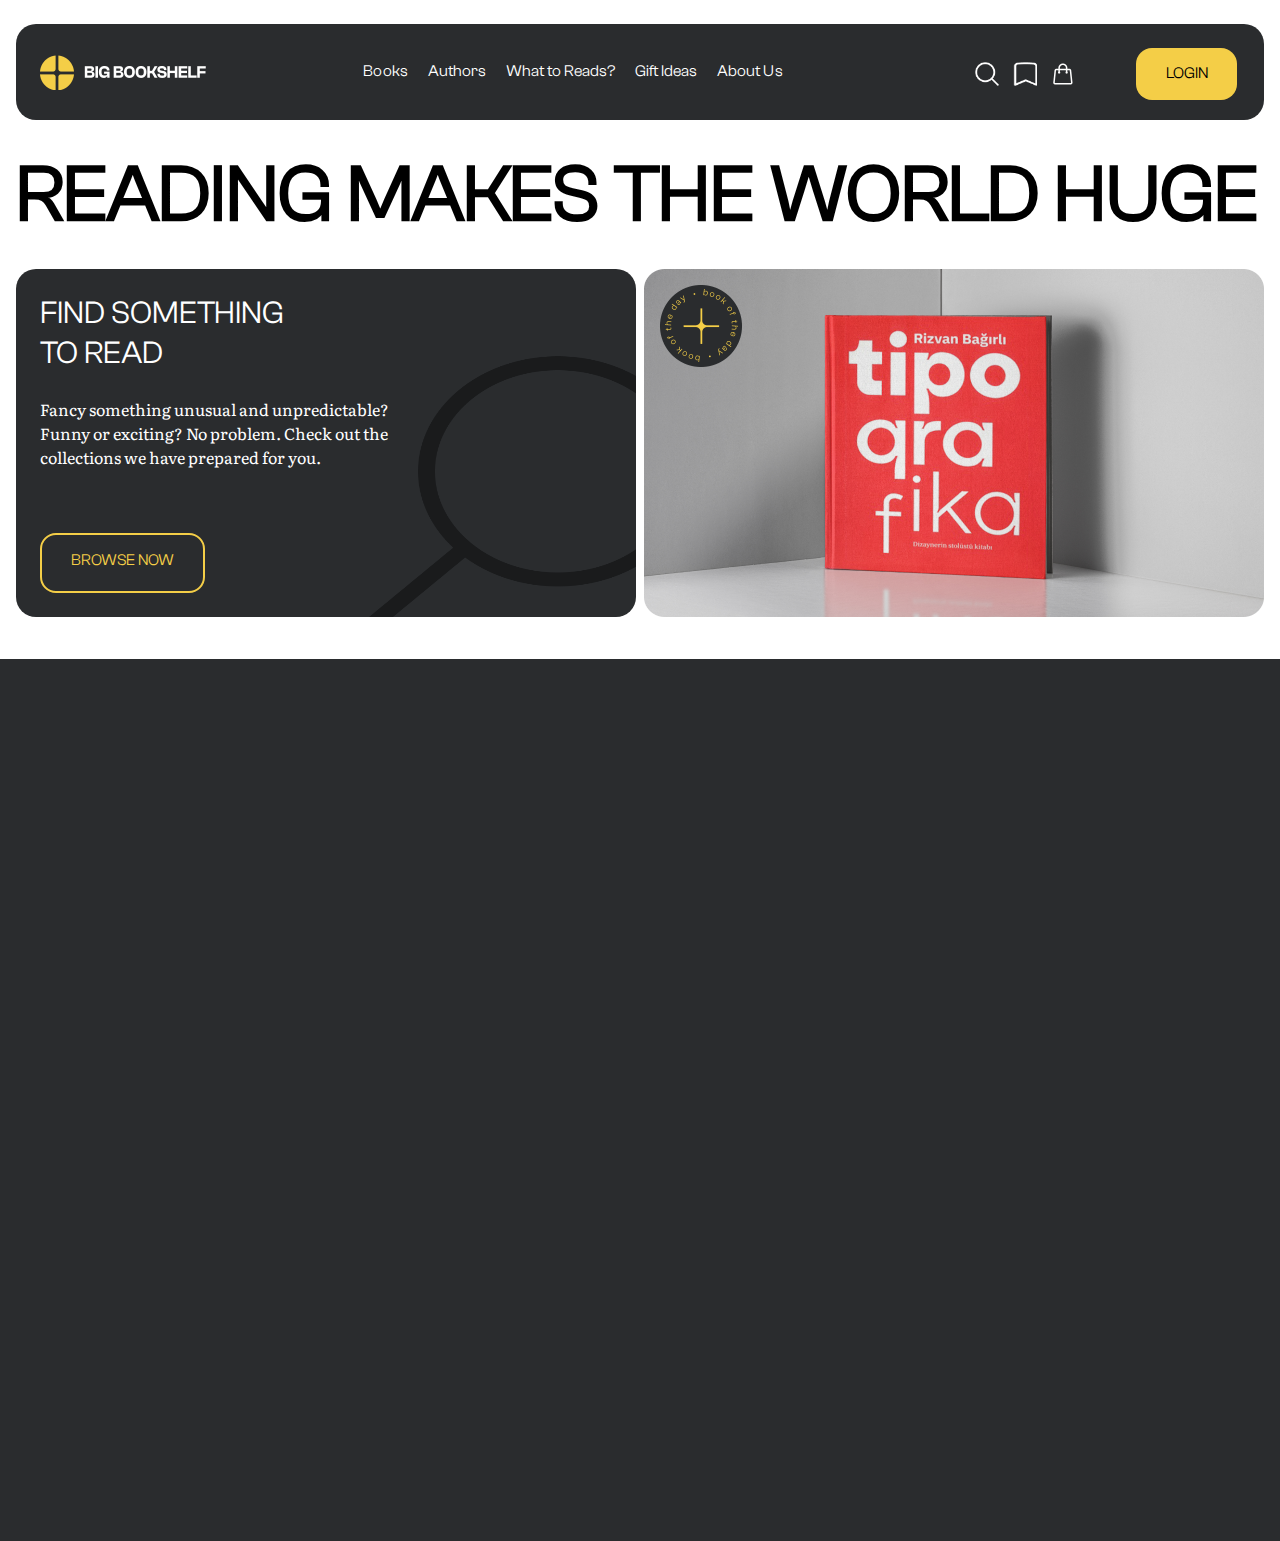
<file: index.html>
<!DOCTYPE html>
<html lang="en">
  <head>
    <meta charset="utf-8" />
    <meta name="viewport" content="width=device-width" initial-scale=1.0/>
    
    <title>Home</title>

    <link rel="stylesheet" href="bigbookshelf.css" />

  </head>
  <body>
    <section class="header">
      <div class="box-logo">
        <img src="./asset/logo/bigbookshelf logo.png" alt="bigbookshelf-logo">
      </div>
    
      <div class="nav-header">
        <a class="active" href="./product.html">Books</a>
        <a class="active">Authors</a>  
        <a class="active">What to Reads?</a>  
        <a class="active">Gift Ideas</a>
        <a class="active">About Us</a>
      </div>
    
      <div class="box-right">
        <div class="icon">
            <img src="./asset/logo/icon-search.png" alt="search">
            <img src="./asset/logo/icon-intersect.png" alt="intersect">
            <img src="./asset/logo/icon-cart.png" alt="cart">
        </div>
        <div class="button-login">LOGIN</div>
      </div>
    </section>

    <!-- READING MAKES THE WORLDE HUGE< -->
    <section class="container1">
    <h1>reading makes the world huge</h1>
    <div class="container1-1">
      <div class="container1-box1">
        <h4>FIND SOMETHING <br>TO READ</h4>
        <p>Fancy something unusual and unpredictable? Funny or exciting? No problem. Check out the collections we have prepared for you.</p>
        <div class="button-browse">browse now</div>
        <div class="icon-search">
          <img src="./asset/logo/icon-search-grey.png" alt="search">
        </div>
      </div>
      <div class="container1-box2">
        <img class="image1" src="./asset/logo/book-of-the-day.png" alt="">
        <img class="image2" src="./asset/logo/logo-book-of-the-day.png" alt="">
      </div>
    </div>
    </section>

    <!-- BESTSELLER -->
    <section class="container2">
      <div class="container2-1"></div>
    </section>
  </body>
    
</html>
</file>
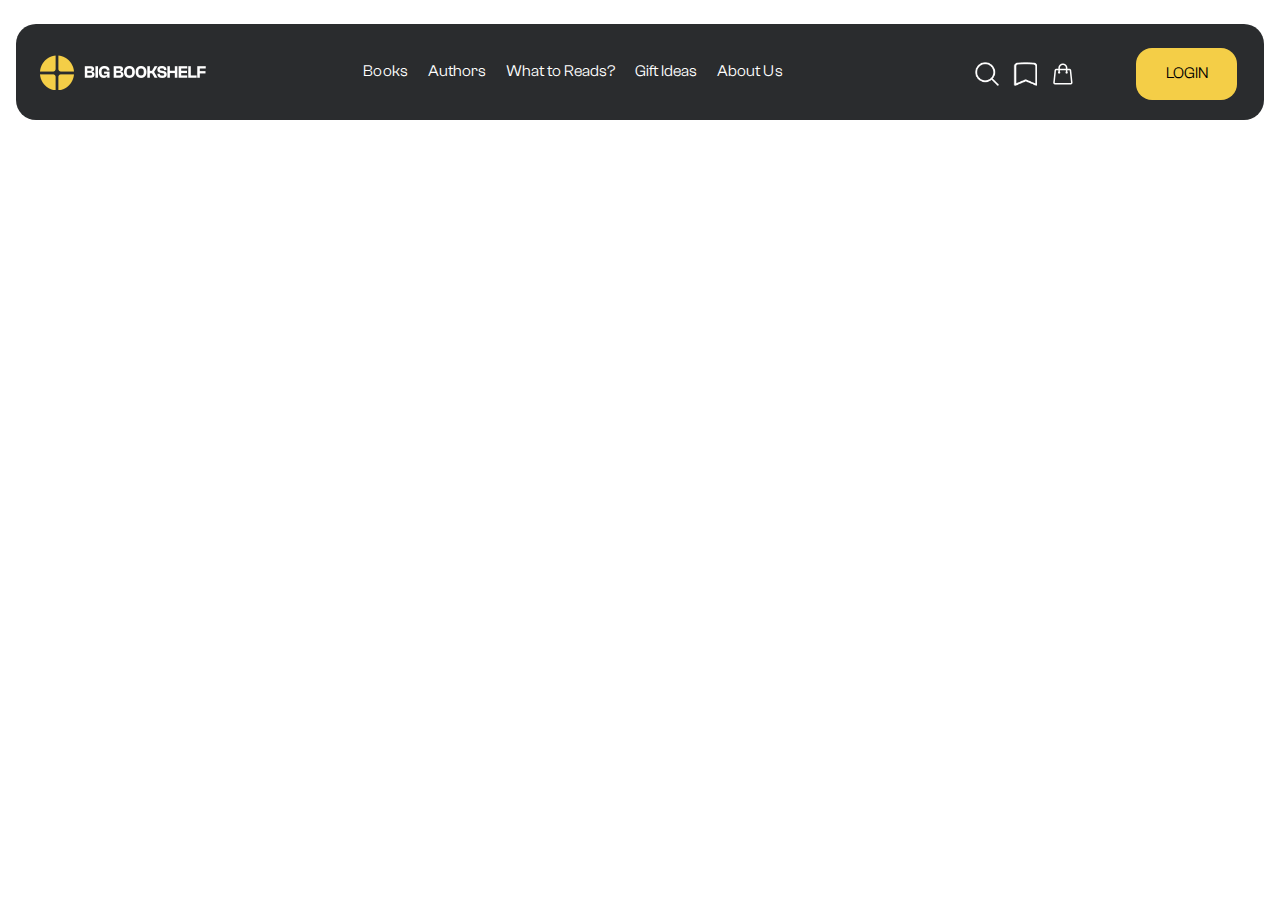
<file: product.html>
<!DOCTYPE html>
<html lang="en">
  <head>
    <meta charset="utf-8" />
    <meta name="viewport" content="width=device-width" initial-scale=1.0/>
    
    <title>Product Page</title>

    <link rel="stylesheet" href="bigbookshelf.css" />

  </head>
  <body>
    <section class="header">
      <div class="box-logo">
        <!-- <a href="./index.html"> -->
        <img src="./asset/logo/bigbookshelf logo.png" alt="bigbookshelf-logo">
        </a>
      </div>
    
      <div class="nav-header">
        <a class="active">Books</a>
        <a class="active">Authors</a>  
        <a class="active">What to Reads?</a>  
        <a class="active">Gift Ideas</a>
        <a class="active">About Us</a>
      </div>
    
      <div class="box-right">
        <div class="icon">
            <img src="./asset/logo/icon-search.png" alt="search">
            <img src="./asset/logo/icon-intersect.png" alt="intersect">
            <img src="./asset/logo/icon-cart.png" alt="cart">
        </div>
        <div class="button-login">LOGIN</div>
      </div>
    </section>
  </body>

</html>
</file>
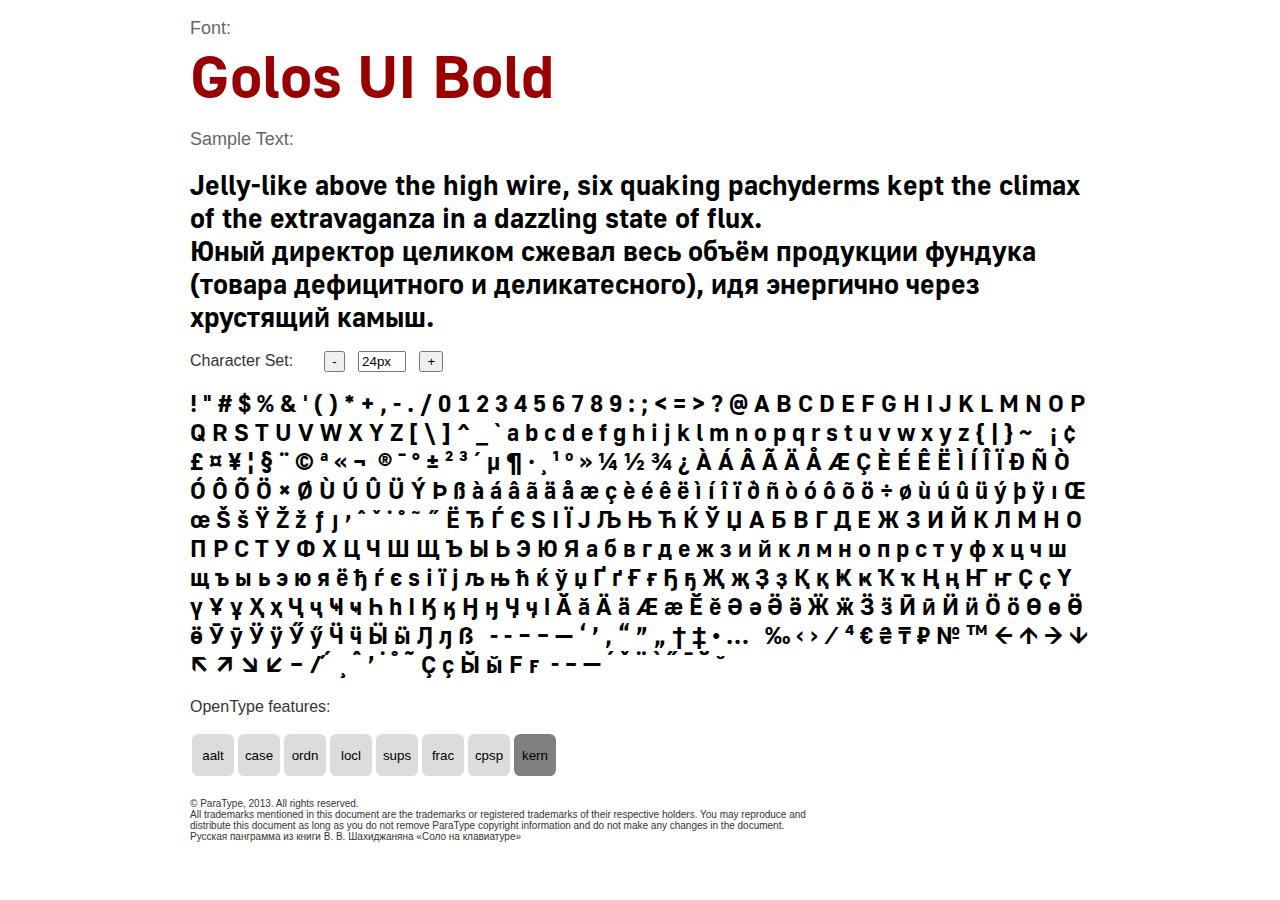
<file: asset/font/Golos UI/Golos UI_Bold/Golos UI_Bold/Golos UI_Bold.html>
<!DOCTYPE html PUBLIC "-//W3C//DTD XHTML 1.0 Strict//EN"
	"http://www.w3.org/TR/xhtml1/DTD/xhtml1-strict.dtd">

<html xmlns="http://www.w3.org/1999/xhtml" xml:lang="en" lang="en">
<head>
	<meta http-equiv="Content-Type" content="text/html; charset=utf-8"/>
	<meta http-equiv="X-UA-Compatible" content="IE=Edge" />
  
<!--
These webfonts were purchased at www.ParaType.com
You can purchase them too. Please don't steal them.

Please don't remove this notice. Thanks.
-->	
	<title>Font Face Demo</title>
	<link rel="stylesheet" href="Golos%20UI_Bold.css" type="text/css" charset="utf-8">
	<style type="text/css" media="screen">
		body {font-family: Helvetica, Arial, sans-serif; color:#333333;}
		.GolosUIWebBold {
			font-family: 'GolosUIWebBold';
			font-weight: normal;
			font-style: normal;
			color:#000000;
		}

		.caption {
			font-size: 18px;
			color:#666666;
		}
		.FontName {
			font-size: 60px;
		}
		.CopyrightFont {
			font-size: 10px;
		}
		#container {
			width: 900px;
			margin-left: auto;
			margin-right: auto;
			overflow: none;
		}
		.samplebox {
			white-space:wrap;
			margin-top:10px;
			margin-bottom: 0px;
		}
		.features {
			margin-top: 20px;
			margin-bottom: 20px;
		}
		.feature {
			height: 42px;
			width: 42px;
			cursor: pointer;
			margin: 2px;
			border-radius: 15%;
			background-color: #DCDCDC;
			border: none;
		}
		.active{
			background-color: #808080;			
		}
		
		
	</style>
<script type="text/javascript">
		fsize = 24
		window.onload = function(){ active('kern')};
function less()
{
	if (fsize > 2) {	
		fsize = fsize-1;
		p = document.getElementById('sample');
		p.style.fontSize = fsize + "px";
		document.getElementById('stext').value = fsize + "px";
	}
}	

function more()
{
	if (fsize < 100) {	
		fsize = fsize+1;
		setSize ()
	}
}	

function setSize ()
{
	p = document.getElementById('sample');
	document.getElementById('sample-text').style.fontSize = "28px";
	p.style.fontSize = fsize + "px";
	document.getElementById('stext').value = fsize + "px";
}

function changeFSize()
{
	tsize = document.getElementById('stext').value;
	fsize = parseInt (tsize);
	setSize ();
	return false;
}
function active(value)
{
	const button = document.getElementById(value); 	
	const allFeatures = document.querySelectorAll(".features button");
	button.classList.toggle('active');	
	let features = "";
	for(let i = 0; i < allFeatures.length; i ++){
		features += "'" + allFeatures[i].id + "'" + " ";
		if(allFeatures[i].classList.contains("active")){
			features += "1";
		}
		else { features += "0"}
		
		if(i+1 !== allFeatures.length) {
			features += ",";	
		}
	}	
	let sample = document.getElementById('sample');
	let sampleText = document.getElementById('sample-text');
	let styles = "font-feature-settings:" + features + ";";
	sample.setAttribute("style", styles);
	sampleText.setAttribute("style", styles);	
	setSize();
}
</script>	
</head>
<body>
	<div id="container">
<p class="caption">
Font: <br>

<span class="GolosUIWebBold samplebox" style="font-size:60px; color:#990000">
Golos UI Bold</span></p>

<p class="caption">
Sample Text:</p>
<p id="sample-text" class="GolosUIWebBold samplebox" style="font-size:28px">
Jelly-like above the high wire, six quaking pachyderms kept the climax of the extravaganza in a dazzling state of flux.<br>Юный директор целиком сжевал весь объём продукции фундука (товара дефицитного и деликатесного), идя энергично через хрустящий камыш.</p>

<p class="caption">
<div>
	<div>
		<form onsubmit="return changeFSize();">
		Character Set: &nbsp;&nbsp;&nbsp;&nbsp;&nbsp; <input type="button" value="-" onClick="less()"> &nbsp;&nbsp;<input id="stext" type="text" value="24px" style="width:40px"> &nbsp;&nbsp;<input type="button" value="+" onClick="more()"></p>
		</form>
		<p id="sample" class="GolosUIWebBold samplebox" style="font-size:24px;">
			   ! " # $ % & ' ( ) * + , - . / 0 1 2 3 4 5 6 7 8 9 : ; < = > ? @ A B C D E F G H I J K L M N O P Q R S T U V W X Y Z [ \ ] ^ _ ` a b c d e f g h i j k l m n o p q r s t u v w x y z { | } ~   ¡ ¢ £ ¤ ¥ ¦ § ¨ © ª « ¬ ­ ® ¯ ° ± ² ³ ´ µ ¶ · ¸ ¹ º » ¼ ½ ¾ ¿ À Á Â Ã Ä Å Æ Ç È É Ê Ë Ì Í Î Ï Ð Ñ Ò Ó Ô Õ Ö × Ø Ù Ú Û Ü Ý Þ ß à á â ã ä å æ ç è é ê ë ì í î ï ð ñ ò ó ô õ ö ÷ ø ù ú û ü ý þ ÿ ı Œ œ Š š Ÿ Ž ž ƒ ȷ ʼ ˆ ˇ ˙ ˚ ˜ ˝ Ё Ђ Ѓ Є Ѕ І Ї Ј Љ Њ Ћ Ќ Ў Џ А Б В Г Д Е Ж З И Й К Л М Н О П Р С Т У Ф Х Ц Ч Ш Щ Ъ Ы Ь Э Ю Я а б в г д е ж з и й к л м н о п р с т у ф х ц ч ш щ ъ ы ь э ю я ё ђ ѓ є ѕ і ї ј љ њ ћ ќ ў џ Ґ ґ Ғ ғ Ҕ ҕ Җ җ Ҙ ҙ Қ қ Ҝ ҝ Ҡ ҡ Ң ң Ҥ ҥ Ҫ ҫ Ү ү Ұ ұ Ҳ ҳ Ҷ ҷ Ҹ ҹ Һ һ Ӏ Ӄ ӄ Ӈ ӈ Ӌ ӌ ӏ Ӑ ӑ Ӓ ӓ Ӕ ӕ Ӗ ӗ Ә ә Ӛ ӛ Ӝ ӝ Ӟ ӟ Ӣ ӣ Ӥ ӥ Ӧ ӧ Ө ө Ӫ ӫ Ӯ ӯ Ӱ ӱ Ӳ ӳ Ӵ ӵ Ӹ ӹ Ԓ ԓ ẞ   ‐ ‑ ‒ – — ‘ ’ ‚ “ ” „ † ‡ • …   ‰ ‹ › ⁄ ⁴ € ₴ ₸ ₽ № ™ ← ↑ → ↓ ↖ ↗ ↘ ↙ − ∕               ﻿            
		</p>
	</div>
	<div class="features">
	<p>OpenType features:</p><button id='aalt' class='feature' onclick=active('aalt') title='Access All Alternates'>aalt</button><button id='case' class='feature' onclick=active('case') title='Case-Sensitive Forms'>case</button><button id='ordn' class='feature' onclick=active('ordn') title='Ordinals'>ordn</button><button id='locl' class='feature' onclick=active('locl') title='Localized Forms'>locl</button><button id='sups' class='feature' onclick=active('sups') title='Superscript'>sups</button><button id='frac' class='feature' onclick=active('frac') title='Fractions'>frac</button><button id='cpsp' class='feature' onclick=active('cpsp') title='Capital Spacing'>cpsp</button><button id='kern' class='feature' onclick=active('kern') title='Kerning'>kern</button>
	</div>
</div>

<p class="CopyrightFont">
&#169; ParaType, 2013. All rights reserved.<br>All trademarks mentioned in this document are the trademarks or registered trademarks of their respective holders. You may reproduce and<br>distribute this document as long as you do not remove ParaType copyright information and do not make any changes in the document.<br>Русская панграмма из книги В. В. Шахиджаняна «Соло на клавиатуре»</p>	</div>

</body>
</html>
</file>
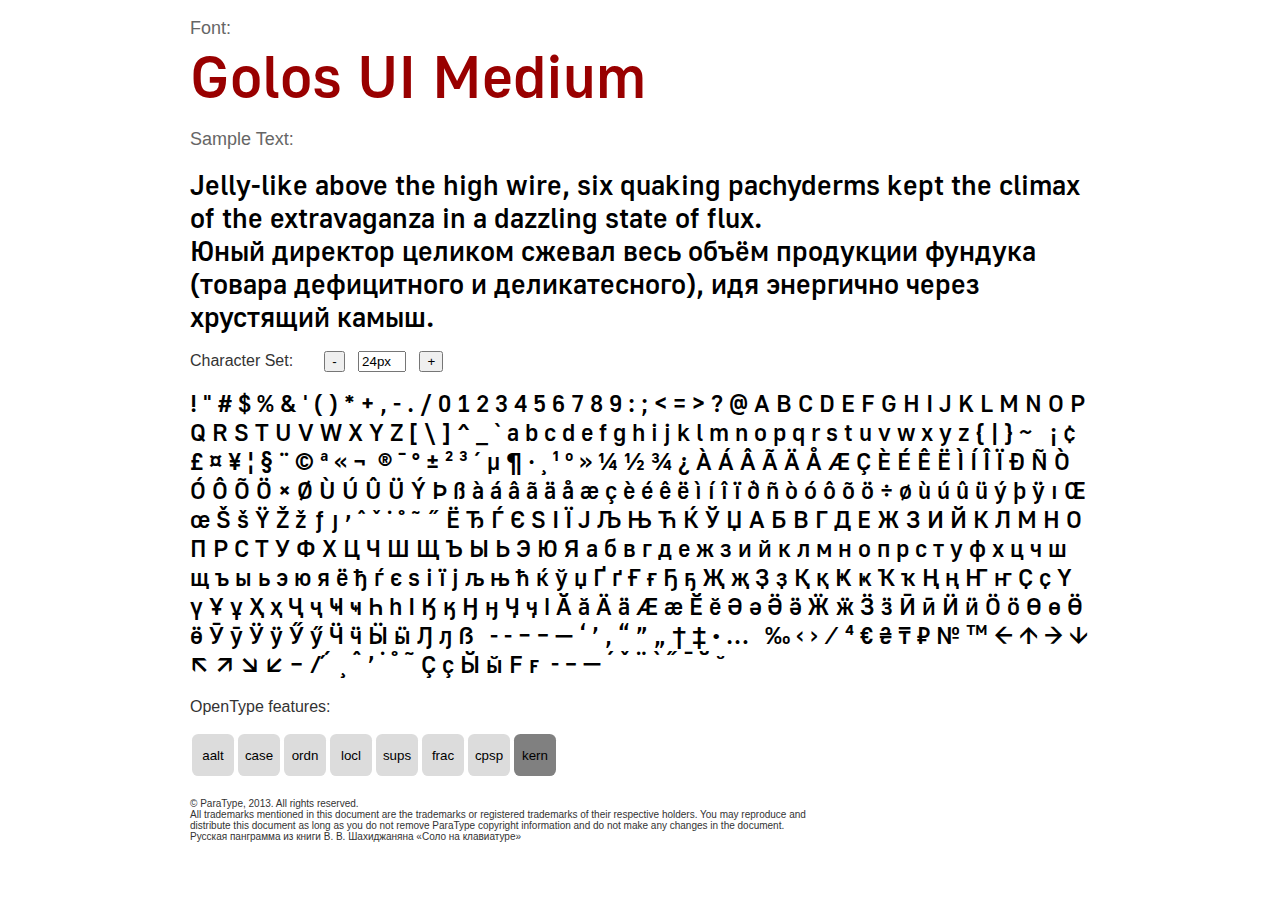
<file: asset/font/Golos UI/Golos UI_Medium/Golos UI_Medium/Golos UI_Medium.html>
<!DOCTYPE html PUBLIC "-//W3C//DTD XHTML 1.0 Strict//EN"
	"http://www.w3.org/TR/xhtml1/DTD/xhtml1-strict.dtd">

<html xmlns="http://www.w3.org/1999/xhtml" xml:lang="en" lang="en">
<head>
	<meta http-equiv="Content-Type" content="text/html; charset=utf-8"/>
	<meta http-equiv="X-UA-Compatible" content="IE=Edge" />
  
<!--
These webfonts were purchased at www.ParaType.com
You can purchase them too. Please don't steal them.

Please don't remove this notice. Thanks.
-->	
	<title>Font Face Demo</title>
	<link rel="stylesheet" href="Golos%20UI_Medium.css" type="text/css" charset="utf-8">
	<style type="text/css" media="screen">
		body {font-family: Helvetica, Arial, sans-serif; color:#333333;}
		.GolosUIWebMedium {
			font-family: 'GolosUIWebMedium';
			font-weight: normal;
			font-style: normal;
			color:#000000;
		}

		.caption {
			font-size: 18px;
			color:#666666;
		}
		.FontName {
			font-size: 60px;
		}
		.CopyrightFont {
			font-size: 10px;
		}
		#container {
			width: 900px;
			margin-left: auto;
			margin-right: auto;
			overflow: none;
		}
		.samplebox {
			white-space:wrap;
			margin-top:10px;
			margin-bottom: 0px;
		}
		.features {
			margin-top: 20px;
			margin-bottom: 20px;
		}
		.feature {
			height: 42px;
			width: 42px;
			cursor: pointer;
			margin: 2px;
			border-radius: 15%;
			background-color: #DCDCDC;
			border: none;
		}
		.active{
			background-color: #808080;			
		}
		
		
	</style>
<script type="text/javascript">
		fsize = 24
		window.onload = function(){ active('kern')};
function less()
{
	if (fsize > 2) {	
		fsize = fsize-1;
		p = document.getElementById('sample');
		p.style.fontSize = fsize + "px";
		document.getElementById('stext').value = fsize + "px";
	}
}	

function more()
{
	if (fsize < 100) {	
		fsize = fsize+1;
		setSize ()
	}
}	

function setSize ()
{
	p = document.getElementById('sample');
	document.getElementById('sample-text').style.fontSize = "28px";
	p.style.fontSize = fsize + "px";
	document.getElementById('stext').value = fsize + "px";
}

function changeFSize()
{
	tsize = document.getElementById('stext').value;
	fsize = parseInt (tsize);
	setSize ();
	return false;
}
function active(value)
{
	const button = document.getElementById(value); 	
	const allFeatures = document.querySelectorAll(".features button");
	button.classList.toggle('active');	
	let features = "";
	for(let i = 0; i < allFeatures.length; i ++){
		features += "'" + allFeatures[i].id + "'" + " ";
		if(allFeatures[i].classList.contains("active")){
			features += "1";
		}
		else { features += "0"}
		
		if(i+1 !== allFeatures.length) {
			features += ",";	
		}
	}	
	let sample = document.getElementById('sample');
	let sampleText = document.getElementById('sample-text');
	let styles = "font-feature-settings:" + features + ";";
	sample.setAttribute("style", styles);
	sampleText.setAttribute("style", styles);	
	setSize();
}
</script>	
</head>
<body>
	<div id="container">
<p class="caption">
Font: <br>

<span class="GolosUIWebMedium samplebox" style="font-size:60px; color:#990000">
Golos UI Medium</span></p>

<p class="caption">
Sample Text:</p>
<p id="sample-text" class="GolosUIWebMedium samplebox" style="font-size:28px">
Jelly-like above the high wire, six quaking pachyderms kept the climax of the extravaganza in a dazzling state of flux.<br>Юный директор целиком сжевал весь объём продукции фундука (товара дефицитного и деликатесного), идя энергично через хрустящий камыш.</p>

<p class="caption">
<div>
	<div>
		<form onsubmit="return changeFSize();">
		Character Set: &nbsp;&nbsp;&nbsp;&nbsp;&nbsp; <input type="button" value="-" onClick="less()"> &nbsp;&nbsp;<input id="stext" type="text" value="24px" style="width:40px"> &nbsp;&nbsp;<input type="button" value="+" onClick="more()"></p>
		</form>
		<p id="sample" class="GolosUIWebMedium samplebox" style="font-size:24px;">
			   ! " # $ % & ' ( ) * + , - . / 0 1 2 3 4 5 6 7 8 9 : ; < = > ? @ A B C D E F G H I J K L M N O P Q R S T U V W X Y Z [ \ ] ^ _ ` a b c d e f g h i j k l m n o p q r s t u v w x y z { | } ~   ¡ ¢ £ ¤ ¥ ¦ § ¨ © ª « ¬ ­ ® ¯ ° ± ² ³ ´ µ ¶ · ¸ ¹ º » ¼ ½ ¾ ¿ À Á Â Ã Ä Å Æ Ç È É Ê Ë Ì Í Î Ï Ð Ñ Ò Ó Ô Õ Ö × Ø Ù Ú Û Ü Ý Þ ß à á â ã ä å æ ç è é ê ë ì í î ï ð ñ ò ó ô õ ö ÷ ø ù ú û ü ý þ ÿ ı Œ œ Š š Ÿ Ž ž ƒ ȷ ʼ ˆ ˇ ˙ ˚ ˜ ˝ Ё Ђ Ѓ Є Ѕ І Ї Ј Љ Њ Ћ Ќ Ў Џ А Б В Г Д Е Ж З И Й К Л М Н О П Р С Т У Ф Х Ц Ч Ш Щ Ъ Ы Ь Э Ю Я а б в г д е ж з и й к л м н о п р с т у ф х ц ч ш щ ъ ы ь э ю я ё ђ ѓ є ѕ і ї ј љ њ ћ ќ ў џ Ґ ґ Ғ ғ Ҕ ҕ Җ җ Ҙ ҙ Қ қ Ҝ ҝ Ҡ ҡ Ң ң Ҥ ҥ Ҫ ҫ Ү ү Ұ ұ Ҳ ҳ Ҷ ҷ Ҹ ҹ Һ һ Ӏ Ӄ ӄ Ӈ ӈ Ӌ ӌ ӏ Ӑ ӑ Ӓ ӓ Ӕ ӕ Ӗ ӗ Ә ә Ӛ ӛ Ӝ ӝ Ӟ ӟ Ӣ ӣ Ӥ ӥ Ӧ ӧ Ө ө Ӫ ӫ Ӯ ӯ Ӱ ӱ Ӳ ӳ Ӵ ӵ Ӹ ӹ Ԓ ԓ ẞ   ‐ ‑ ‒ – — ‘ ’ ‚ “ ” „ † ‡ • …   ‰ ‹ › ⁄ ⁴ € ₴ ₸ ₽ № ™ ← ↑ → ↓ ↖ ↗ ↘ ↙ − ∕               ﻿            
		</p>
	</div>
	<div class="features">
	<p>OpenType features:</p><button id='aalt' class='feature' onclick=active('aalt') title='Access All Alternates'>aalt</button><button id='case' class='feature' onclick=active('case') title='Case-Sensitive Forms'>case</button><button id='ordn' class='feature' onclick=active('ordn') title='Ordinals'>ordn</button><button id='locl' class='feature' onclick=active('locl') title='Localized Forms'>locl</button><button id='sups' class='feature' onclick=active('sups') title='Superscript'>sups</button><button id='frac' class='feature' onclick=active('frac') title='Fractions'>frac</button><button id='cpsp' class='feature' onclick=active('cpsp') title='Capital Spacing'>cpsp</button><button id='kern' class='feature' onclick=active('kern') title='Kerning'>kern</button>
	</div>
</div>

<p class="CopyrightFont">
&#169; ParaType, 2013. All rights reserved.<br>All trademarks mentioned in this document are the trademarks or registered trademarks of their respective holders. You may reproduce and<br>distribute this document as long as you do not remove ParaType copyright information and do not make any changes in the document.<br>Русская панграмма из книги В. В. Шахиджаняна «Соло на клавиатуре»</p>	</div>

</body>
</html>
</file>
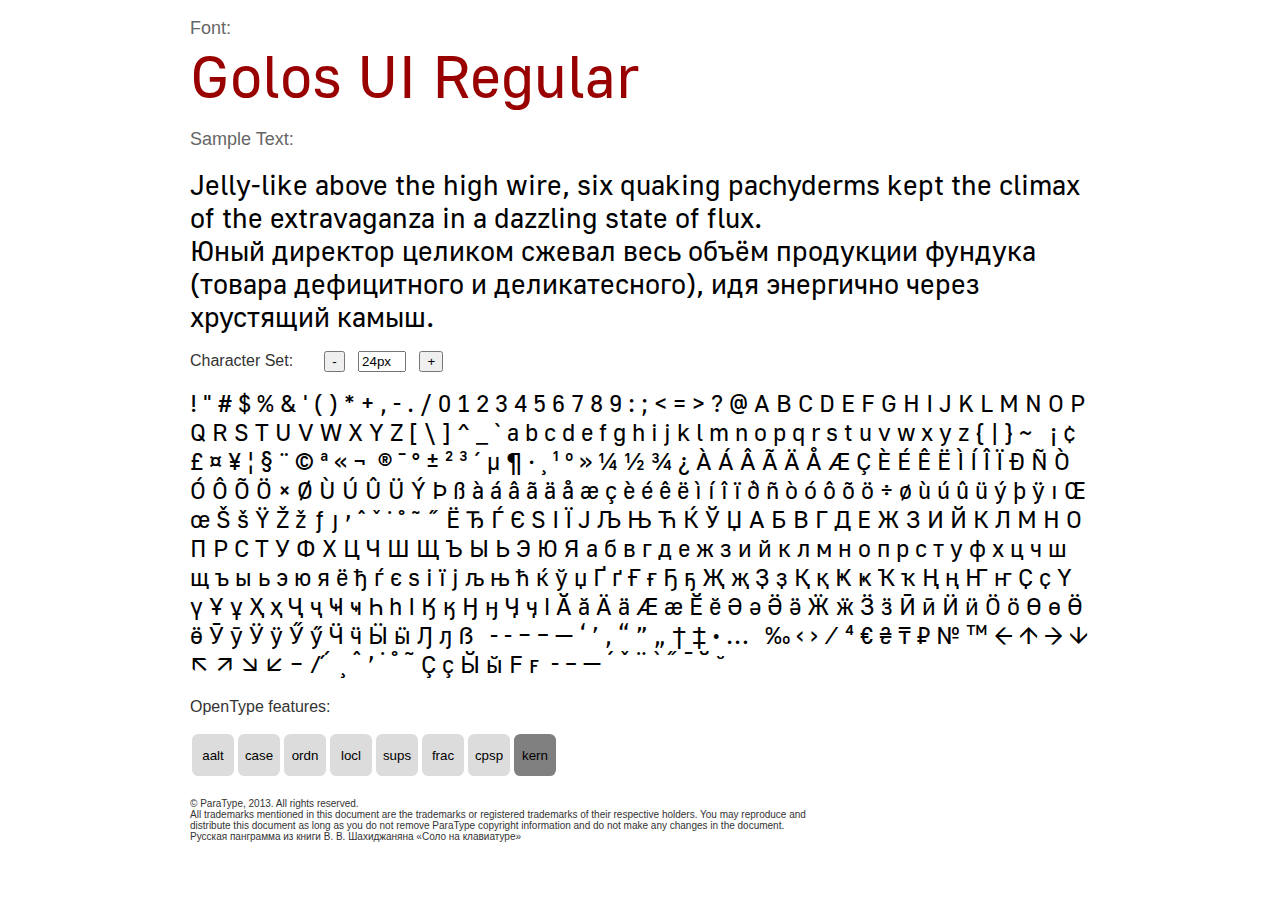
<file: asset/font/Golos UI/Golos UI_Regular/Golos UI_Regular/Golos UI_Regular.html>
<!DOCTYPE html PUBLIC "-//W3C//DTD XHTML 1.0 Strict//EN"
	"http://www.w3.org/TR/xhtml1/DTD/xhtml1-strict.dtd">

<html xmlns="http://www.w3.org/1999/xhtml" xml:lang="en" lang="en">
<head>
	<meta http-equiv="Content-Type" content="text/html; charset=utf-8"/>
	<meta http-equiv="X-UA-Compatible" content="IE=Edge" />
  
<!--
These webfonts were purchased at www.ParaType.com
You can purchase them too. Please don't steal them.

Please don't remove this notice. Thanks.
-->	
	<title>Font Face Demo</title>
	<link rel="stylesheet" href="Golos%20UI_Regular.css" type="text/css" charset="utf-8">
	<style type="text/css" media="screen">
		body {font-family: Helvetica, Arial, sans-serif; color:#333333;}
		.GolosUIWebRegular {
			font-family: 'GolosUIWebRegular';
			font-weight: normal;
			font-style: normal;
			color:#000000;
		}

		.caption {
			font-size: 18px;
			color:#666666;
		}
		.FontName {
			font-size: 60px;
		}
		.CopyrightFont {
			font-size: 10px;
		}
		#container {
			width: 900px;
			margin-left: auto;
			margin-right: auto;
			overflow: none;
		}
		.samplebox {
			white-space:wrap;
			margin-top:10px;
			margin-bottom: 0px;
		}
		.features {
			margin-top: 20px;
			margin-bottom: 20px;
		}
		.feature {
			height: 42px;
			width: 42px;
			cursor: pointer;
			margin: 2px;
			border-radius: 15%;
			background-color: #DCDCDC;
			border: none;
		}
		.active{
			background-color: #808080;			
		}
		
		
	</style>
<script type="text/javascript">
		fsize = 24
		window.onload = function(){ active('kern')};
function less()
{
	if (fsize > 2) {	
		fsize = fsize-1;
		p = document.getElementById('sample');
		p.style.fontSize = fsize + "px";
		document.getElementById('stext').value = fsize + "px";
	}
}	

function more()
{
	if (fsize < 100) {	
		fsize = fsize+1;
		setSize ()
	}
}	

function setSize ()
{
	p = document.getElementById('sample');
	document.getElementById('sample-text').style.fontSize = "28px";
	p.style.fontSize = fsize + "px";
	document.getElementById('stext').value = fsize + "px";
}

function changeFSize()
{
	tsize = document.getElementById('stext').value;
	fsize = parseInt (tsize);
	setSize ();
	return false;
}
function active(value)
{
	const button = document.getElementById(value); 	
	const allFeatures = document.querySelectorAll(".features button");
	button.classList.toggle('active');	
	let features = "";
	for(let i = 0; i < allFeatures.length; i ++){
		features += "'" + allFeatures[i].id + "'" + " ";
		if(allFeatures[i].classList.contains("active")){
			features += "1";
		}
		else { features += "0"}
		
		if(i+1 !== allFeatures.length) {
			features += ",";	
		}
	}	
	let sample = document.getElementById('sample');
	let sampleText = document.getElementById('sample-text');
	let styles = "font-feature-settings:" + features + ";";
	sample.setAttribute("style", styles);
	sampleText.setAttribute("style", styles);	
	setSize();
}
</script>	
</head>
<body>
	<div id="container">
<p class="caption">
Font: <br>

<span class="GolosUIWebRegular samplebox" style="font-size:60px; color:#990000">
Golos UI Regular</span></p>

<p class="caption">
Sample Text:</p>
<p id="sample-text" class="GolosUIWebRegular samplebox" style="font-size:28px">
Jelly-like above the high wire, six quaking pachyderms kept the climax of the extravaganza in a dazzling state of flux.<br>Юный директор целиком сжевал весь объём продукции фундука (товара дефицитного и деликатесного), идя энергично через хрустящий камыш.</p>

<p class="caption">
<div>
	<div>
		<form onsubmit="return changeFSize();">
		Character Set: &nbsp;&nbsp;&nbsp;&nbsp;&nbsp; <input type="button" value="-" onClick="less()"> &nbsp;&nbsp;<input id="stext" type="text" value="24px" style="width:40px"> &nbsp;&nbsp;<input type="button" value="+" onClick="more()"></p>
		</form>
		<p id="sample" class="GolosUIWebRegular samplebox" style="font-size:24px;">
			   ! " # $ % & ' ( ) * + , - . / 0 1 2 3 4 5 6 7 8 9 : ; < = > ? @ A B C D E F G H I J K L M N O P Q R S T U V W X Y Z [ \ ] ^ _ ` a b c d e f g h i j k l m n o p q r s t u v w x y z { | } ~   ¡ ¢ £ ¤ ¥ ¦ § ¨ © ª « ¬ ­ ® ¯ ° ± ² ³ ´ µ ¶ · ¸ ¹ º » ¼ ½ ¾ ¿ À Á Â Ã Ä Å Æ Ç È É Ê Ë Ì Í Î Ï Ð Ñ Ò Ó Ô Õ Ö × Ø Ù Ú Û Ü Ý Þ ß à á â ã ä å æ ç è é ê ë ì í î ï ð ñ ò ó ô õ ö ÷ ø ù ú û ü ý þ ÿ ı Œ œ Š š Ÿ Ž ž ƒ ȷ ʼ ˆ ˇ ˙ ˚ ˜ ˝ Ё Ђ Ѓ Є Ѕ І Ї Ј Љ Њ Ћ Ќ Ў Џ А Б В Г Д Е Ж З И Й К Л М Н О П Р С Т У Ф Х Ц Ч Ш Щ Ъ Ы Ь Э Ю Я а б в г д е ж з и й к л м н о п р с т у ф х ц ч ш щ ъ ы ь э ю я ё ђ ѓ є ѕ і ї ј љ њ ћ ќ ў џ Ґ ґ Ғ ғ Ҕ ҕ Җ җ Ҙ ҙ Қ қ Ҝ ҝ Ҡ ҡ Ң ң Ҥ ҥ Ҫ ҫ Ү ү Ұ ұ Ҳ ҳ Ҷ ҷ Ҹ ҹ Һ һ Ӏ Ӄ ӄ Ӈ ӈ Ӌ ӌ ӏ Ӑ ӑ Ӓ ӓ Ӕ ӕ Ӗ ӗ Ә ә Ӛ ӛ Ӝ ӝ Ӟ ӟ Ӣ ӣ Ӥ ӥ Ӧ ӧ Ө ө Ӫ ӫ Ӯ ӯ Ӱ ӱ Ӳ ӳ Ӵ ӵ Ӹ ӹ Ԓ ԓ ẞ   ‐ ‑ ‒ – — ‘ ’ ‚ “ ” „ † ‡ • …   ‰ ‹ › ⁄ ⁴ € ₴ ₸ ₽ № ™ ← ↑ → ↓ ↖ ↗ ↘ ↙ − ∕               ﻿            
		</p>
	</div>
	<div class="features">
	<p>OpenType features:</p><button id='aalt' class='feature' onclick=active('aalt') title='Access All Alternates'>aalt</button><button id='case' class='feature' onclick=active('case') title='Case-Sensitive Forms'>case</button><button id='ordn' class='feature' onclick=active('ordn') title='Ordinals'>ordn</button><button id='locl' class='feature' onclick=active('locl') title='Localized Forms'>locl</button><button id='sups' class='feature' onclick=active('sups') title='Superscript'>sups</button><button id='frac' class='feature' onclick=active('frac') title='Fractions'>frac</button><button id='cpsp' class='feature' onclick=active('cpsp') title='Capital Spacing'>cpsp</button><button id='kern' class='feature' onclick=active('kern') title='Kerning'>kern</button>
	</div>
</div>

<p class="CopyrightFont">
&#169; ParaType, 2013. All rights reserved.<br>All trademarks mentioned in this document are the trademarks or registered trademarks of their respective holders. You may reproduce and<br>distribute this document as long as you do not remove ParaType copyright information and do not make any changes in the document.<br>Русская панграмма из книги В. В. Шахиджаняна «Соло на клавиатуре»</p>	</div>

</body>
</html>
</file>
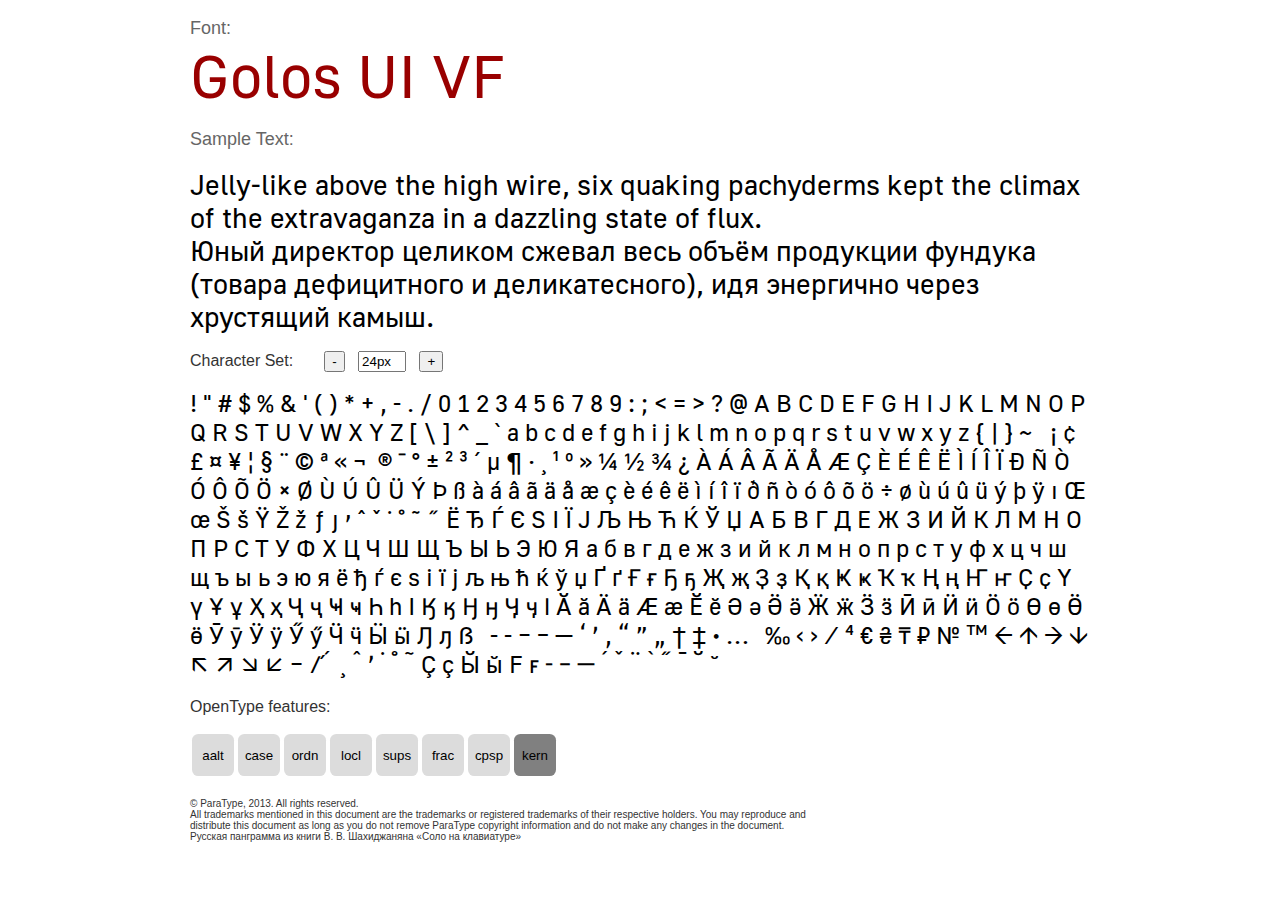
<file: asset/font/Golos UI/Golos UI_VF/Golos UI_VF/Golos UI_VF.html>
<!DOCTYPE html PUBLIC "-//W3C//DTD XHTML 1.0 Strict//EN"
	"http://www.w3.org/TR/xhtml1/DTD/xhtml1-strict.dtd">

<html xmlns="http://www.w3.org/1999/xhtml" xml:lang="en" lang="en">
<head>
	<meta http-equiv="Content-Type" content="text/html; charset=utf-8"/>
	<meta http-equiv="X-UA-Compatible" content="IE=Edge" />
  
<!--
These webfonts were purchased at www.ParaType.com
You can purchase them too. Please don't steal them.

Please don't remove this notice. Thanks.
-->	
	<title>Font Face Demo</title>
	<link rel="stylesheet" href="Golos%20UI_VF.css" type="text/css" charset="utf-8">
	<style type="text/css" media="screen">
		body {font-family: Helvetica, Arial, sans-serif; color:#333333;}
		.GolosUIWebVF {
			font-family: 'GolosUIWebVF';
			font-weight: normal;
			font-style: normal;
			color:#000000;
		}

		.caption {
			font-size: 18px;
			color:#666666;
		}
		.FontName {
			font-size: 60px;
		}
		.CopyrightFont {
			font-size: 10px;
		}
		#container {
			width: 900px;
			margin-left: auto;
			margin-right: auto;
			overflow: none;
		}
		.samplebox {
			white-space:wrap;
			margin-top:10px;
			margin-bottom: 0px;
		}
		.features {
			margin-top: 20px;
			margin-bottom: 20px;
		}
		.feature {
			height: 42px;
			width: 42px;
			cursor: pointer;
			margin: 2px;
			border-radius: 15%;
			background-color: #DCDCDC;
			border: none;
		}
		.active{
			background-color: #808080;			
		}
		
		
	</style>
<script type="text/javascript">
		fsize = 24
		window.onload = function(){ active('kern')};
function less()
{
	if (fsize > 2) {	
		fsize = fsize-1;
		p = document.getElementById('sample');
		p.style.fontSize = fsize + "px";
		document.getElementById('stext').value = fsize + "px";
	}
}	

function more()
{
	if (fsize < 100) {	
		fsize = fsize+1;
		setSize ()
	}
}	

function setSize ()
{
	p = document.getElementById('sample');
	document.getElementById('sample-text').style.fontSize = "28px";
	p.style.fontSize = fsize + "px";
	document.getElementById('stext').value = fsize + "px";
}

function changeFSize()
{
	tsize = document.getElementById('stext').value;
	fsize = parseInt (tsize);
	setSize ();
	return false;
}
function active(value)
{
	const button = document.getElementById(value); 	
	const allFeatures = document.querySelectorAll(".features button");
	button.classList.toggle('active');	
	let features = "";
	for(let i = 0; i < allFeatures.length; i ++){
		features += "'" + allFeatures[i].id + "'" + " ";
		if(allFeatures[i].classList.contains("active")){
			features += "1";
		}
		else { features += "0"}
		
		if(i+1 !== allFeatures.length) {
			features += ",";	
		}
	}	
	let sample = document.getElementById('sample');
	let sampleText = document.getElementById('sample-text');
	let styles = "font-feature-settings:" + features + ";";
	sample.setAttribute("style", styles);
	sampleText.setAttribute("style", styles);	
	setSize();
}
</script>	
</head>
<body>
	<div id="container">
<p class="caption">
Font: <br>

<span class="GolosUIWebVF samplebox" style="font-size:60px; color:#990000">
Golos UI VF</span></p>

<p class="caption">
Sample Text:</p>
<p id="sample-text" class="GolosUIWebVF samplebox" style="font-size:28px">
Jelly-like above the high wire, six quaking pachyderms kept the climax of the extravaganza in a dazzling state of flux.<br>Юный директор целиком сжевал весь объём продукции фундука (товара дефицитного и деликатесного), идя энергично через хрустящий камыш.</p>

<p class="caption">
<div>
	<div>
		<form onsubmit="return changeFSize();">
		Character Set: &nbsp;&nbsp;&nbsp;&nbsp;&nbsp; <input type="button" value="-" onClick="less()"> &nbsp;&nbsp;<input id="stext" type="text" value="24px" style="width:40px"> &nbsp;&nbsp;<input type="button" value="+" onClick="more()"></p>
		</form>
		<p id="sample" class="GolosUIWebVF samplebox" style="font-size:24px;">
			   ! " # $ % & ' ( ) * + , - . / 0 1 2 3 4 5 6 7 8 9 : ; < = > ? @ A B C D E F G H I J K L M N O P Q R S T U V W X Y Z [ \ ] ^ _ ` a b c d e f g h i j k l m n o p q r s t u v w x y z { | } ~   ¡ ¢ £ ¤ ¥ ¦ § ¨ © ª « ¬ ­ ® ¯ ° ± ² ³ ´ µ ¶ · ¸ ¹ º » ¼ ½ ¾ ¿ À Á Â Ã Ä Å Æ Ç È É Ê Ë Ì Í Î Ï Ð Ñ Ò Ó Ô Õ Ö × Ø Ù Ú Û Ü Ý Þ ß à á â ã ä å æ ç è é ê ë ì í î ï ð ñ ò ó ô õ ö ÷ ø ù ú û ü ý þ ÿ ı Œ œ Š š Ÿ Ž ž ƒ ȷ ʼ ˆ ˇ ˙ ˚ ˜ ˝ Ё Ђ Ѓ Є Ѕ І Ї Ј Љ Њ Ћ Ќ Ў Џ А Б В Г Д Е Ж З И Й К Л М Н О П Р С Т У Ф Х Ц Ч Ш Щ Ъ Ы Ь Э Ю Я а б в г д е ж з и й к л м н о п р с т у ф х ц ч ш щ ъ ы ь э ю я ё ђ ѓ є ѕ і ї ј љ њ ћ ќ ў џ Ґ ґ Ғ ғ Ҕ ҕ Җ җ Ҙ ҙ Қ қ Ҝ ҝ Ҡ ҡ Ң ң Ҥ ҥ Ҫ ҫ Ү ү Ұ ұ Ҳ ҳ Ҷ ҷ Ҹ ҹ Һ һ Ӏ Ӄ ӄ Ӈ ӈ Ӌ ӌ ӏ Ӑ ӑ Ӓ ӓ Ӕ ӕ Ӗ ӗ Ә ә Ӛ ӛ Ӝ ӝ Ӟ ӟ Ӣ ӣ Ӥ ӥ Ӧ ӧ Ө ө Ӫ ӫ Ӯ ӯ Ӱ ӱ Ӳ ӳ Ӵ ӵ Ӹ ӹ Ԓ ԓ ẞ   ‐ ‑ ‒ – — ‘ ’ ‚ “ ” „ † ‡ • …   ‰ ‹ › ⁄ ⁴ € ₴ ₸ ₽ № ™ ← ↑ → ↓ ↖ ↗ ↘ ↙ − ∕                          ﻿ 
		</p>
	</div>
	<div class="features">
	<p>OpenType features:</p><button id='aalt' class='feature' onclick=active('aalt') title='Access All Alternates'>aalt</button><button id='case' class='feature' onclick=active('case') title='Case-Sensitive Forms'>case</button><button id='ordn' class='feature' onclick=active('ordn') title='Ordinals'>ordn</button><button id='locl' class='feature' onclick=active('locl') title='Localized Forms'>locl</button><button id='sups' class='feature' onclick=active('sups') title='Superscript'>sups</button><button id='frac' class='feature' onclick=active('frac') title='Fractions'>frac</button><button id='cpsp' class='feature' onclick=active('cpsp') title='Capital Spacing'>cpsp</button><button id='kern' class='feature' onclick=active('kern') title='Kerning'>kern</button>
	</div>
</div>

<p class="CopyrightFont">
&#169; ParaType, 2013. All rights reserved.<br>All trademarks mentioned in this document are the trademarks or registered trademarks of their respective holders. You may reproduce and<br>distribute this document as long as you do not remove ParaType copyright information and do not make any changes in the document.<br>Русская панграмма из книги В. В. Шахиджаняна «Соло на клавиатуре»</p>	</div>

</body>
</html>
</file>
<file: bigbookshelf.css>
body {
    width: 1248px;
    margin: auto;
    /* padding-left: 24px;
    padding-right: 24px;
    background-color: blanchedalmond; */
}
/* Header */
.header {
    position: relative;
    width: 1200px;
    height: 96px;
    top: 24px;
    margin: auto;
    /* margin-left: 24px;
    margin-right: 24px; */
    border-radius: 20px;
    display: flex;
    flex-direction: row;
    justify-content: space-between;
    padding: 0px 24px 0px 24px;
    background: #2A2C2E;
}

.box-logo img {
    width: 166px;
    height: 40px;
    margin-top: 26px;
    margin-bottom: 28px;
    display: flex;
    
}

.nav-header {
    width: 456px;
    height: 24px;
    margin-top: 35px;
    display: flex;
    justify-content: center;
    align-items: center;
    text-align: center;
}

a {
    font-style: normal;
    font-family: 'Clash Grotesk Variable';
    font-weight: 400;
    font-size: 16px;
    line-height: 24px;
    color: #FFFFFF;
    text-align: center;
    letter-spacing: 0.0015em;
    padding: 10px;
    cursor: pointer;
    text-decoration: none;
}

/* .active {
    color: #F4D867;
} */

.box-right {
    display: flex;
    width: 300px;
    height: 96px;
    /* margin: 24px 0px 0px 0px; */
}

.icon {
    width: 112px;
    height: 24px;
    padding: 10px 30px 20px 30px;
    margin-top: 28px;
}

.icon img {
    width: 24px;
    height: 24px;
    padding-left: 5px;
    padding-right: 5px;
    cursor: pointer;
}

.button-login {
    width: 45px;
    height: 20px;
    /* top: 20px;
    left: 20px; */
    border-radius: 16px;
    padding: 16px 28px 16px 28px;
    /* gap: 12px; */
    background-color: #F4CE47;
    font-family: 'Clash Grotesk Variable';
    font-weight: 500;
    font-size: 16px;
    text-align: center;
    margin: 24px 0px 5px 24px;
    cursor: pointer;
}

/* Container 1 */
.container1 {
    position: relative;
    width: 1248px;
    height: 433px;
    margin: auto;
    top: 50px;
    display: flex;
    flex-direction: column;
}

.container1-1 {
    position: relative;
    width: 1248px;
    height: 348px;
    margin-top: 25px;
    gap: 8px;
    display: flex;
    flex-direction: row;
    /* align-items: flex-start; */
}

h1 {
    margin: 0px;
    text-transform: uppercase;
    font-family: 'Clash Grotesk Variable';
    font-size: 80px;
    font-weight: 900;
}

.container1-box1 {
    width: 620px;
    height: 348px;
    border-radius: 20px;
    /* padding-right: 32px; */
    background: #2A2C2E;
    display: flex;
    flex-direction: column;
}

h4 {
    width: 381px;
    height: 80px;
    line-height: 40px;
    letter-spacing: 0.25%;
    font-size: 32px;
    font-weight: 500;
    font-family: 'Clash Grotesk Variable';
    color: white;
    margin: 0px;
    padding-left: 24px;
    padding-top: 24px;
    gap: 20px;
    display: flex;
}

p {
    width: 383px;
    height: 72px;
    line-height: 24px;
    padding-left: 24px;
    letter-spacing: 0.15%;
    font-size: 16px;
    font-weight: 300;
    font-family: 'Literata';
    color: white;
    margin-top: 24px;
}

.button-browse {
    /* position: absolute; */
    width: 105px;
    height: 24px;
    margin-top: 40px;
    left: 0px;
    border-radius: 16px;
    padding: 16px 28px 16px 28px;
    gap: 12px;
    border: 2px solid;
    border-color: #F4CE47;
    font-family: 'Clash Grotesk Variable';
    font-weight: 500;
    font-size: 16px;
    color: #F4CE47;
    text-align: center;
    text-transform: uppercase;
    margin-top: 48px;
    margin-left: 24px;
    /* margin: 24px 0px 0px 0px; */
    cursor: pointer;
}

.icon-search img{
    position: absolute;
    width: 297px;
    height: 297px;
    left: 323px;
    bottom: 0px;
}

.image1 {
    width: 620px;
    height: 348px;
    margin-right: 0px;
}

.image2 {
    position: absolute;
    width: 82px;
    height: 82px;
    left: 644px;
    top: 16px;
}

/* Container 2 */
.container2 {
    position: absolute;
    width: 1296px;
    height: 882px;
    top: 659px;
    margin: auto;
    left: 0px;
    right: 0px;
    background-color: #2A2C2E;
}

@font-face {
    font-family: 'Clash Grotesk Variable';
    src: url(./asset/font/ClashGrotesk_Complete/ClashGrotesk-Regular.otf);
}

@font-face {
    font-family: 'Literata';
    src: url(./asset/font/Literata/Literata-Regular.ttf);
}
</file>
